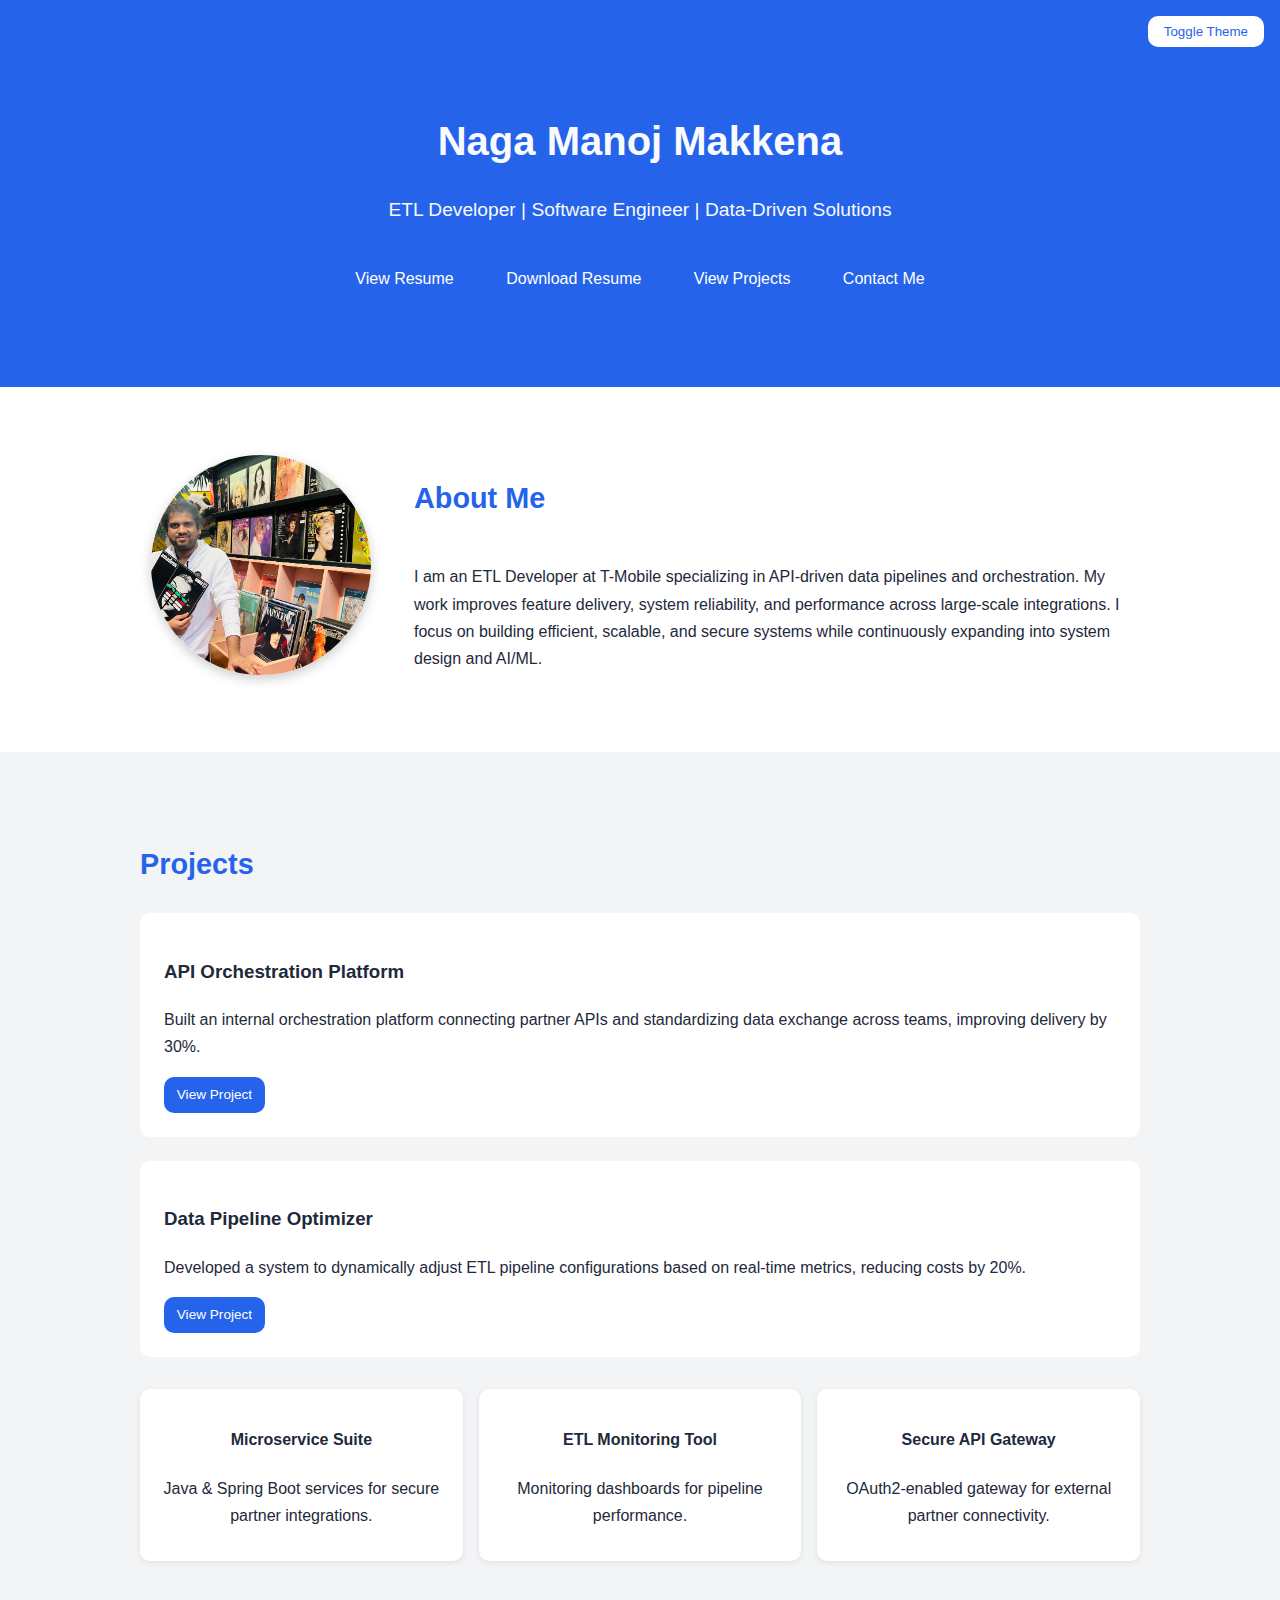
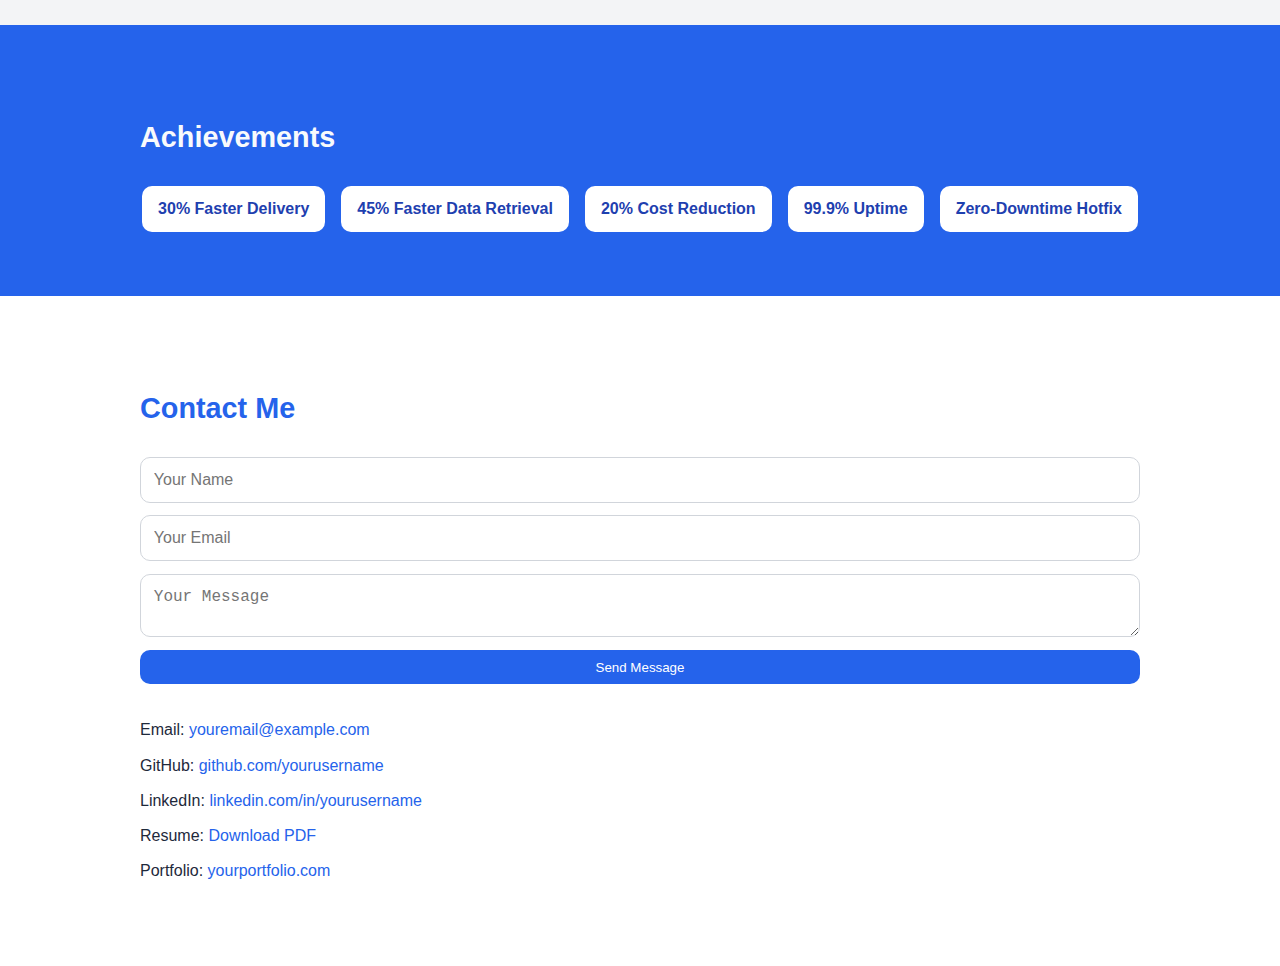
<file: index.html>
<!DOCTYPE html>
<html lang="en">

<head>
  <meta charset="UTF-8" />
  <meta name="viewport" content="width=device-width, initial-scale=1.0" />
  <title>Naga Manoj Makkena - Portfolio</title>
  <link rel="stylesheet" href="styles.css" />
</head>

<body>
  <!-- Hero Section -->
  <header class="hero">
    <div class="hero-content">
      <h1>Naga Manoj Makkena</h1>
      <p>ETL Developer | Software Engineer | Data-Driven Solutions</p>
      <div class="cta-buttons">
        <a href="resume.pdf" class="btn" target="_blank">View Resume</a>
        <a href="resume.pdf" class="btn" download="Naga_Manoj_Makkena_Resume.pdf">Download Resume</a>
        <a href="#projects" class="btn">View Projects</a>
        <a href="#contact" class="btn">Contact Me</a>
      </div>

      <button id="theme-toggle" class="theme-toggle">Toggle Theme</button>
    </div>
  </header>

  <main>
    <!-- About -->
    <section id="about" class="section light">
      <div class="container about-flex">
        <div class="about-img">
          <img src="manoj.jpg" alt="Naga Manoj Makkena">
        </div>
        <div class="about-text">
          <h2>About Me</h2>
          <p>
            I am an ETL Developer at T-Mobile specializing in API-driven data pipelines
            and orchestration. My work improves feature delivery, system reliability,
            and performance across large-scale integrations. I focus on building
            efficient, scalable, and secure systems while continuously expanding into
            system design and AI/ML.
          </p>
        </div>
      </div>
    </section>


    <!-- Projects -->
    <section id="projects" class="section gray">
      <div class="container">
        <h2>Projects</h2>

        <!-- Spotlight Projects -->
        <div class="project-spotlight">
          <div class="spotlight">
            <div class="spotlight-text">
              <h3>API Orchestration Platform</h3>
              <p>Built an internal orchestration platform connecting partner APIs
                and standardizing data exchange across teams, improving delivery
                by 30%.</p>
              <a href="#" class="btn small">View Project</a>
            </div>
          </div>
          <div class="spotlight">
            <div class="spotlight-text">
              <h3>Data Pipeline Optimizer</h3>
              <p>Developed a system to dynamically adjust ETL pipeline
                configurations based on real-time metrics, reducing costs by 20%.</p>
              <a href="#" class="btn small">View Project</a>
            </div>
          </div>
        </div>

        <!-- Grid Projects -->
        <div class="project-grid">
          <div class="card">
            <h4>Microservice Suite</h4>
            <p>Java & Spring Boot services for secure partner integrations.</p>
          </div>
          <div class="card">
            <h4>ETL Monitoring Tool</h4>
            <p>Monitoring dashboards for pipeline performance.</p>
          </div>
          <div class="card">
            <h4>Secure API Gateway</h4>
            <p>OAuth2-enabled gateway for external partner connectivity.</p>
          </div>
        </div>
      </div>
    </section>

    <!-- Achievements -->
    <section id="achievements" class="section blue">
      <div class="container">
        <h2>Achievements</h2>
        <div class="badge-grid">
          <span class="badge">30% Faster Delivery</span>
          <span class="badge">45% Faster Data Retrieval</span>
          <span class="badge">20% Cost Reduction</span>
          <span class="badge">99.9% Uptime</span>
          <span class="badge">Zero-Downtime Hotfix</span>
        </div>
      </div>
    </section>

    <!-- Contact -->
    <section id="contact" class="section light">
      <div class="container">
        <h2>Contact Me</h2>

        <!-- Contact Form -->
        <form class="contact-form">
          <input type="text" placeholder="Your Name" required />
          <input type="email" placeholder="Your Email" required />
          <textarea placeholder="Your Message" required></textarea>
          <button type="submit" class="btn">Send Message</button>
        </form>

        <!-- Contact Links -->
        <ul class="contact-links">
          <li>Email: <a href="mailto:youremail@example.com">youremail@example.com</a></li>
          <li>GitHub: <a href="https://github.com/yourusername" target="_blank">github.com/yourusername</a></li>
          <li>LinkedIn: <a href="https://linkedin.com/in/yourusername" target="_blank">linkedin.com/in/yourusername</a>
          </li>
          <li>Resume: <a href="resume.pdf" target="_blank">Download PDF</a></li>
          <li>Portfolio: <a href="https://yourportfolio.com" target="_blank">yourportfolio.com</a></li>
        </ul>
      </div>
    </section>
  </main>

  <script src="script.js"></script>
</body>

</html>
</file>
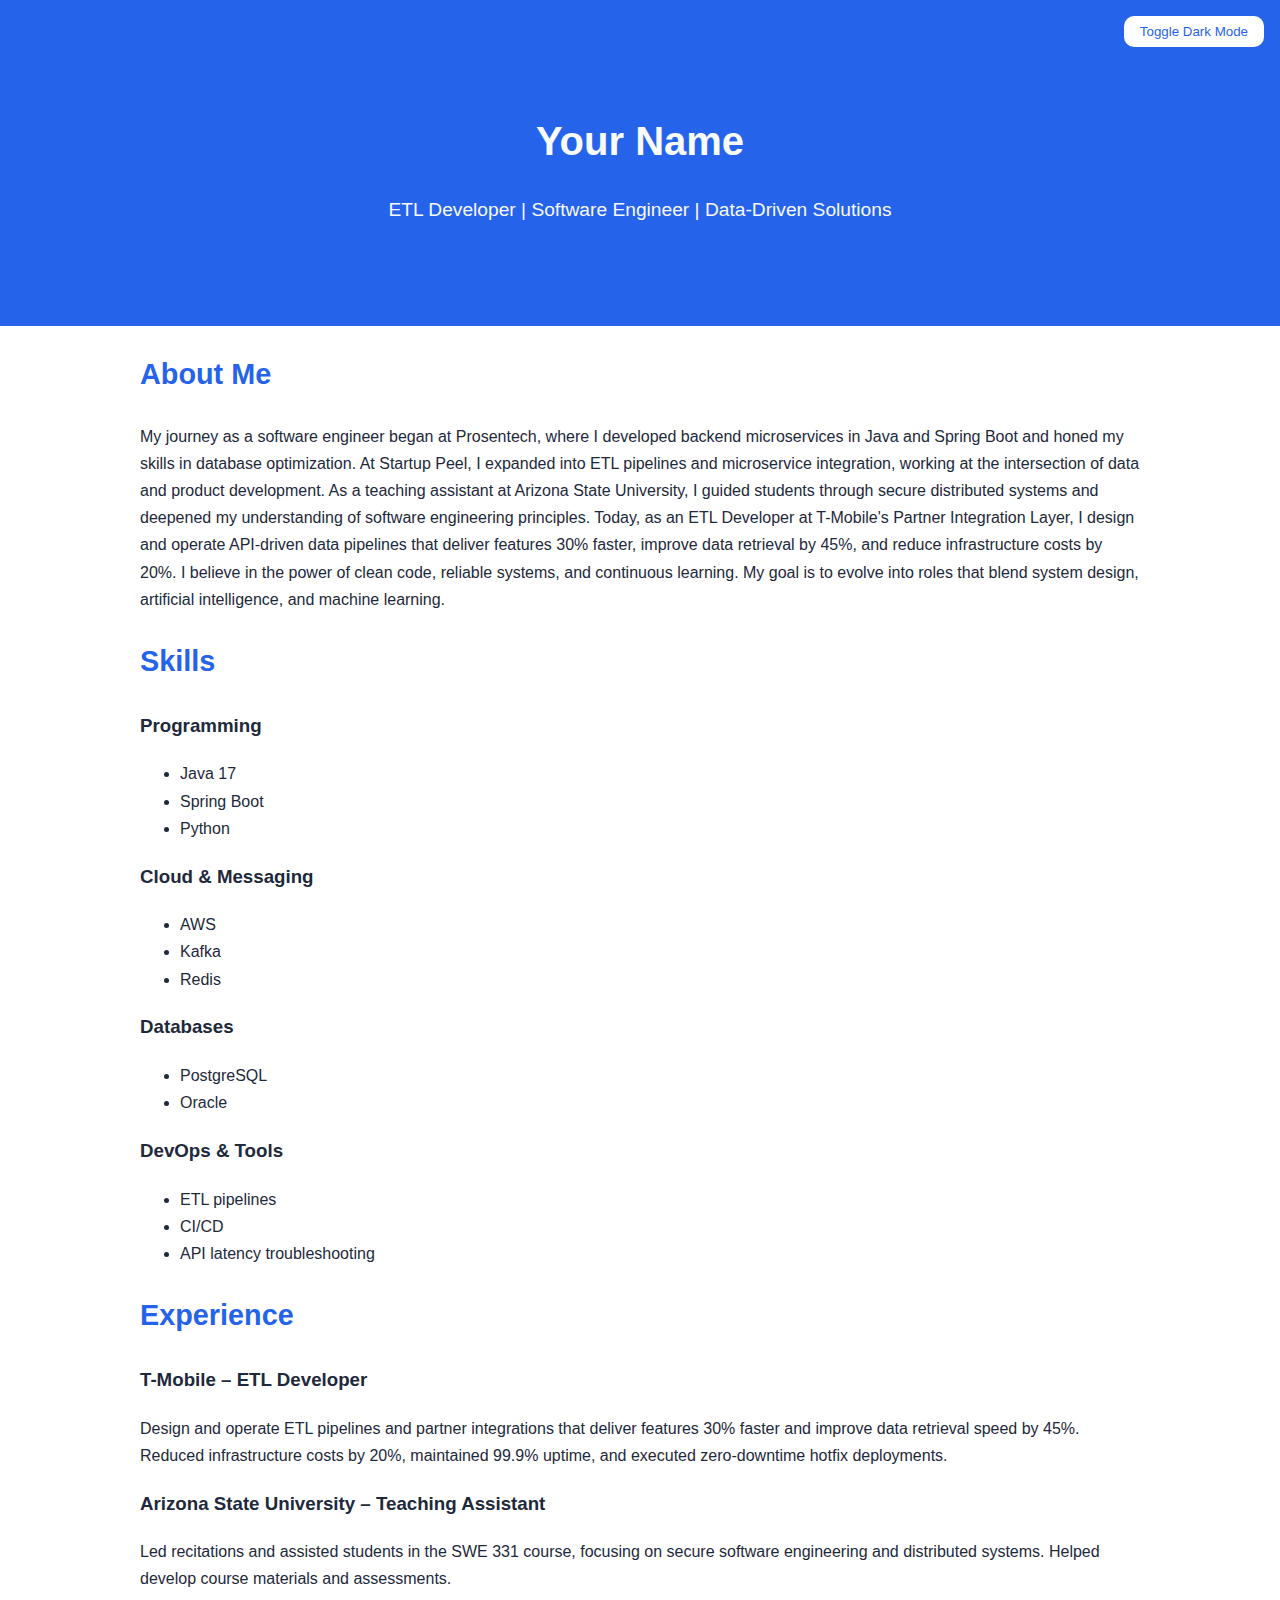
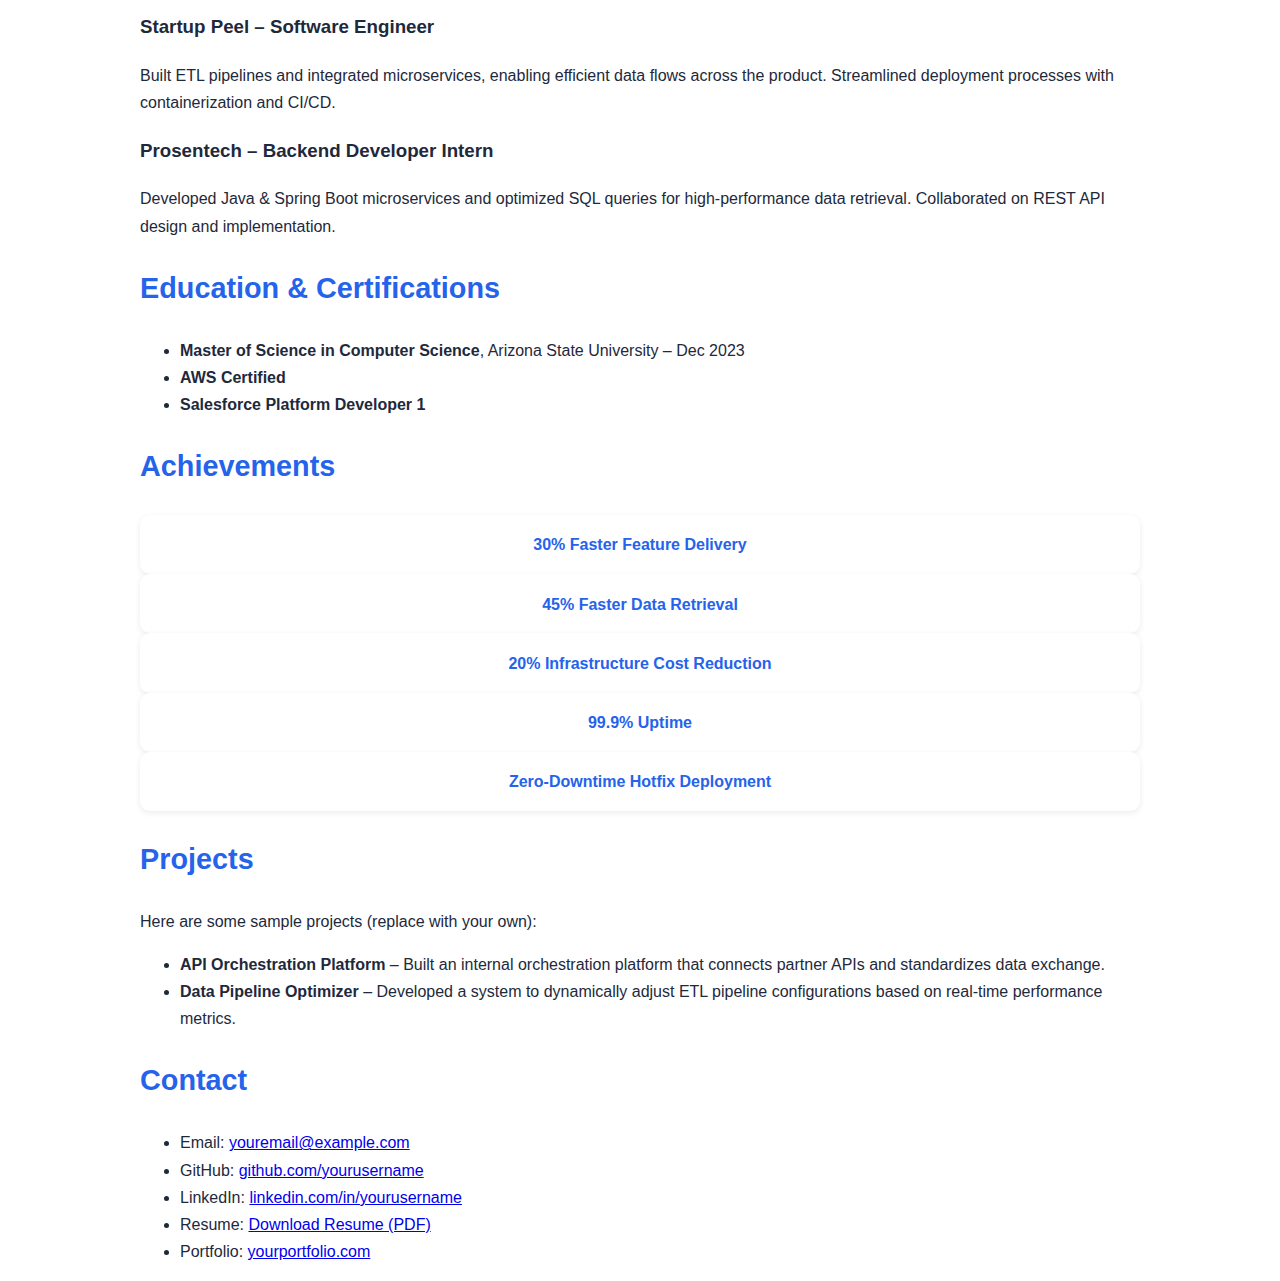
<file: personal.html>
<!DOCTYPE html>
<html lang="en">
<head>
<meta charset="UTF-8">
<meta name="viewport" content="width=device-width, initial-scale=1.0">
<title>Your Name – Personal Site</title>
<link rel="stylesheet" href="styles.css">
</head>
<body>
<header class="hero">
  <div class="hero-content">
    <h1>Your Name</h1>
    <p>ETL Developer | Software Engineer | Data-Driven Solutions</p>
    <button id="theme-toggle" class="theme-toggle">Toggle Dark Mode</button>
  </div>
</header>
<main class="container">
<section id="about">
<h2>About Me</h2>
<p>My journey as a software engineer began at Prosentech, where I developed backend microservices in Java and Spring Boot and honed my skills in database optimization. At Startup Peel, I expanded into ETL pipelines and microservice integration, working at the intersection of data and product development. As a teaching assistant at Arizona State University, I guided students through secure distributed systems and deepened my understanding of software engineering principles. Today, as an ETL Developer at T-Mobile's Partner Integration Layer, I design and operate API‑driven data pipelines that deliver features 30% faster, improve data retrieval by 45%, and reduce infrastructure costs by 20%. I believe in the power of clean code, reliable systems, and continuous learning. My goal is to evolve into roles that blend system design, artificial intelligence, and machine learning.</p>
</section>
<section id="skills-expanded">
<h2>Skills</h2>
<div class="skill-groups">
<div class="skill-group">
<h3>Programming</h3>
<ul>
<li>Java 17</li>
<li>Spring Boot</li>
<li>Python</li>
</ul>
</div>
<div class="skill-group">
<h3>Cloud &amp; Messaging</h3>
<ul>
<li>AWS</li>
<li>Kafka</li>
<li>Redis</li>
</ul>
</div>
<div class="skill-group">
<h3>Databases</h3>
<ul>
<li>PostgreSQL</li>
<li>Oracle</li>
</ul>
</div>
<div class="skill-group">
<h3>DevOps &amp; Tools</h3>
<ul>
<li>ETL pipelines</li>
<li>CI/CD</li>
<li>API latency troubleshooting</li>
</ul>
</div>
</div>
</section>
<section id="experience-timeline">
<h2>Experience</h2>
<div class="timeline">
<div class="timeline-item">
<h3>T-Mobile – ETL Developer</h3>
<p>Design and operate ETL pipelines and partner integrations that deliver features 30% faster and improve data retrieval speed by 45%. Reduced infrastructure costs by 20%, maintained 99.9% uptime, and executed zero‑downtime hotfix deployments.</p>
</div>
<div class="timeline-item">
<h3>Arizona State University – Teaching Assistant</h3>
<p>Led recitations and assisted students in the SWE 331 course, focusing on secure software engineering and distributed systems. Helped develop course materials and assessments.</p>
</div>
<div class="timeline-item">
<h3>Startup Peel – Software Engineer</h3>
<p>Built ETL pipelines and integrated microservices, enabling efficient data flows across the product. Streamlined deployment processes with containerization and CI/CD.</p>
</div>
<div class="timeline-item">
<h3>Prosentech – Backend Developer Intern</h3>
<p>Developed Java &amp; Spring Boot microservices and optimized SQL queries for high‑performance data retrieval. Collaborated on REST API design and implementation.</p>
</div>
</div>
</section>
<section id="education-expanded">
<h2>Education &amp; Certifications</h2>
<ul>
<li><strong>Master of Science in Computer Science</strong>, Arizona State University – Dec 2023</li>
<li><strong>AWS Certified</strong></li>
<li><strong>Salesforce Platform Developer 1</strong></li>
</ul>
</section>
<section id="achievements">
<h2>Achievements</h2>
<div class="cards">
<div class="card"><span class="badge">30% Faster Feature Delivery</span></div>
<div class="card"><span class="badge">45% Faster Data Retrieval</span></div>
<div class="card"><span class="badge">20% Infrastructure Cost Reduction</span></div>
<div class="card"><span class="badge">99.9% Uptime</span></div>
<div class="card"><span class="badge">Zero‑Downtime Hotfix Deployment</span></div>
</div>
</section>
<section id="projects">
<h2>Projects</h2>
<p>Here are some sample projects (replace with your own):</p>
<ul>
<li><strong>API Orchestration Platform</strong> – Built an internal orchestration platform that connects partner APIs and standardizes data exchange.</li>
<li><strong>Data Pipeline Optimizer</strong> – Developed a system to dynamically adjust ETL pipeline configurations based on real‑time performance metrics.</li>
</ul>
</section>
<section id="contact-expanded">
<h2>Contact</h2>
<ul>
<li>Email: <a href="mailto:youremail@example.com">youremail@example.com</a></li>
<li>GitHub: <a href="https://github.com/yourusername" target="_blank" rel="noopener">github.com/yourusername</a></li>
<li>LinkedIn: <a href="https://linkedin.com/in/yourusername" target="_blank" rel="noopener">linkedin.com/in/yourusername</a></li>
<li>Resume: <a href="resume.pdf" target="_blank" rel="noopener">Download Resume (PDF)</a></li>
<li>Portfolio: <a href="https://yourportfolio.com" target="_blank" rel="noopener">yourportfolio.com</a></li>
</ul>
</section>
</main>
<script src="script.js"></script>
</body>
</html>
</file>
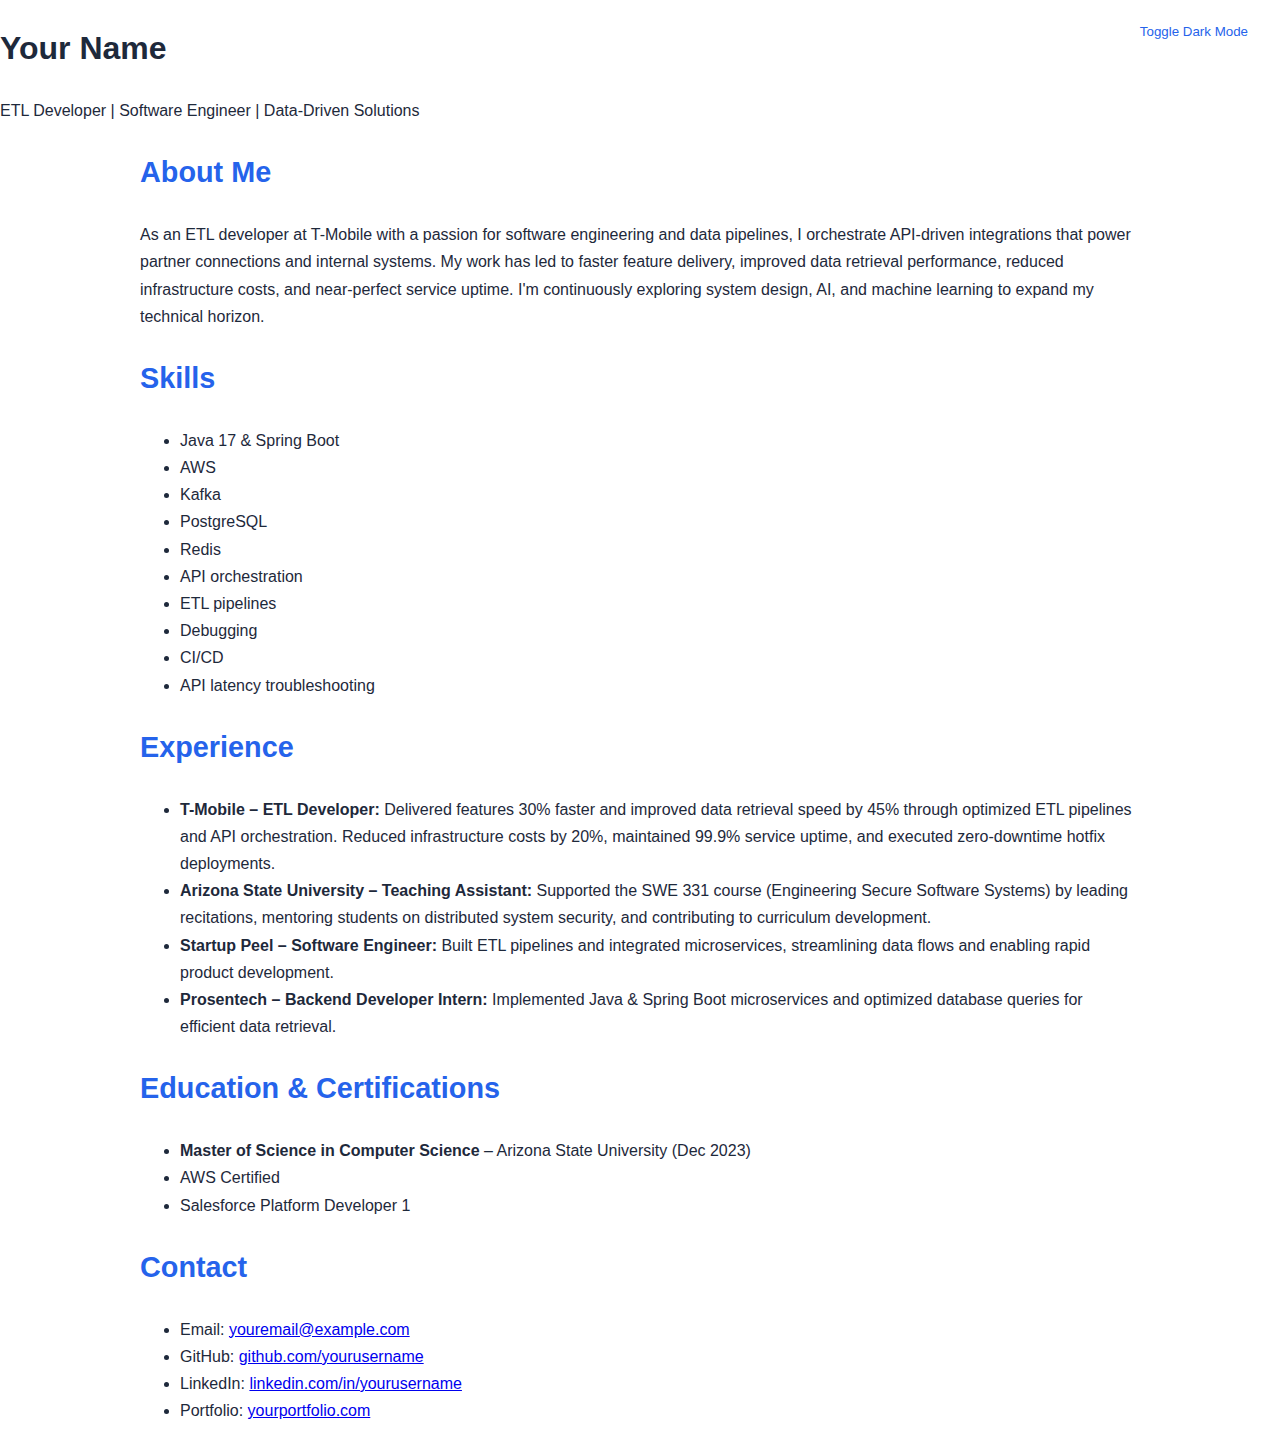
<file: resume.html>
<!DOCTYPE html>
<html lang="en">
<head>
<meta charset="UTF-8">
<meta name="viewport" content="width=device-width, initial-scale=1.0">
<title>Your Name - Professional Profile</title>
<link rel="stylesheet" href="styles.css">
</head>
<body>
<header class="page-header">
  <h1>Your Name</h1>
  <p>ETL Developer | Software Engineer | Data-Driven Solutions</p>
  <button id="theme-toggle" class="theme-toggle">Toggle Dark Mode</button>
</header>
<main class="container">
<section id="bio">
<h2>About Me</h2>
<p>As an ETL developer at T-Mobile with a passion for software engineering and data pipelines, I orchestrate API-driven integrations that power partner connections and internal systems. My work has led to faster feature delivery, improved data retrieval performance, reduced infrastructure costs, and near-perfect service uptime. I'm continuously exploring system design, AI, and machine learning to expand my technical horizon.</p>
</section>
<section id="skills">
<h2>Skills</h2>
<ul class="skills-grid">
<li>Java 17 &amp; Spring Boot</li>
<li>AWS</li>
<li>Kafka</li>
<li>PostgreSQL</li>
<li>Redis</li>
<li>API orchestration</li>
<li>ETL pipelines</li>
<li>Debugging</li>
<li>CI/CD</li>
<li>API latency troubleshooting</li>
</ul>
</section>
<section id="experience">
<h2>Experience</h2>
<ul class="experience-list">
<li><strong>T-Mobile – ETL Developer:</strong> Delivered features 30% faster and improved data retrieval speed by 45% through optimized ETL pipelines and API orchestration. Reduced infrastructure costs by 20%, maintained 99.9% service uptime, and executed zero‑downtime hotfix deployments.</li>
<li><strong>Arizona State University – Teaching Assistant:</strong> Supported the SWE 331 course (Engineering Secure Software Systems) by leading recitations, mentoring students on distributed system security, and contributing to curriculum development.</li>
<li><strong>Startup Peel – Software Engineer:</strong> Built ETL pipelines and integrated microservices, streamlining data flows and enabling rapid product development.</li>
<li><strong>Prosentech – Backend Developer Intern:</strong> Implemented Java &amp; Spring Boot microservices and optimized database queries for efficient data retrieval.</li>
</ul>
</section>
<section id="education">
<h2>Education &amp; Certifications</h2>
<ul>
<li><strong>Master of Science in Computer Science</strong> – Arizona State University (Dec 2023)</li>
<li>AWS Certified</li>
<li>Salesforce Platform Developer 1</li>
</ul>
</section>
<section id="contact">
<h2>Contact</h2>
<ul>
<li>Email: <a href="mailto:youremail@example.com">youremail@example.com</a></li>
<li>GitHub: <a href="https://github.com/yourusername" target="_blank" rel="noopener">github.com/yourusername</a></li>
<li>LinkedIn: <a href="https://linkedin.com/in/yourusername" target="_blank" rel="noopener">linkedin.com/in/yourusername</a></li>
<li>Portfolio: <a href="https://yourportfolio.com" target="_blank" rel="noopener">yourportfolio.com</a></li>
</ul>
</section>
</main>
<script src="script.js"></script>
</body>
</html>
</file>
<file: styles.css>
:root {
  --blue: #2563eb;
  --gray: #f3f4f6;
  --dark-blue: #0f172a;
  --light: #ffffff;
  --text-dark: #1e293b;
  --text-light: #f8fafc;
  --radius: 10px;
}

body {
  margin: 0;
  font-family: 'Inter', sans-serif;
  background: var(--light);
  color: var(--text-dark);
  line-height: 1.7;
}

/* Hero */
.hero {
  background: var(--blue);
  color: var(--text-light);
  padding: 5rem 1rem;
  text-align: center;
  position: relative;
}
.hero h1 {
  font-size: 2.5rem;
  margin-bottom: 0.5rem;
}
.hero p {
  font-size: 1.2rem;
}
.about-flex {
  display: flex;
  align-items: center;   /* vertically center */
  justify-content: space-between;
  gap: 2rem;
  flex-wrap: wrap;
}

.about-img {
  flex: 1; 
  min-width: 220px;
  text-align: center;
}

.about-img img {
  width: 220px;
  height: 220px;
  object-fit: cover;
  border-radius: 50%;
  box-shadow: 0 4px 12px rgba(0,0,0,0.2);
}

.about-text {
  flex: 3; 
  min-width: 280px;
  display: flex;
  flex-direction: column;
  justify-content: center; /* text vertically aligned */
}

.about-img img {
  width: 220px;            /* medium size */
  height: 220px;           /* square dimensions */
  object-fit: cover;       /* crop nicely */
  border-radius: 50%;      /* circular */
  box-shadow: 0 4px 12px rgba(0,0,0,0.2);
}

@media (max-width: 600px) {
  .about-img img {
    width: 160px;          /* smaller on mobile */
    height: 160px;
  }
}


.cta-buttons {
  margin-top: 1.5rem;
}
.cta-buttons .btn {
  margin: 0.3rem;
}

.theme-toggle {
  position: absolute;
  top: 1rem;
  right: 1rem;
  background: var(--light);
  color: var(--blue);
  border: none;
  border-radius: var(--radius);
  padding: 0.5rem 1rem;
  cursor: pointer;
}

/* Sections */
.section {
  padding: 4rem 1rem;
}
.section.light {
  background: var(--light);
}
.section.gray {
  background: var(--gray);
}
.section.blue {
  background: var(--blue);
  color: var(--text-light);
}
.section-card {
  background: #ffffff;
  border: 1px solid #e5e7eb;
  border-radius: 12px;
  padding: 2rem;
  box-shadow: 0 4px 12px rgba(0,0,0,0.05);
  margin-bottom: 2rem;
}

/* Dark/Blue section cards */
.section.blue .section-card {
  background: #1e40af;
  border: 1px solid #1d4ed8;
  color: #ffffff;
}

.container {
  max-width: 1000px;
  margin: auto;
}

/* Headings */
h2 {
  margin-bottom: 1.5rem;
  font-size: 1.8rem;
  color: var(--blue);
}
.section.blue h2 {
  color: var(--text-light);
}
.card {
  background: #ffffff;
  padding: 1.5rem;
  border-radius: 12px;
  box-shadow: 0 2px 6px rgba(0,0,0,0.08);
  transition: transform 0.25s ease, box-shadow 0.25s ease;
  cursor: pointer;
}

.card:hover {
  transform: translateY(-6px);
  box-shadow: 0 8px 16px rgba(0,0,0,0.15);
}

.spotlight.section-card {
  transition: transform 0.25s ease, box-shadow 0.25s ease;
  cursor: pointer;
}

.spotlight.section-card:hover {
  transform: translateY(-6px);
  box-shadow: 0 8px 16px rgba(0,0,0,0.15);
}
.badge {
  background: #ffffff;
  color: #2563eb;
  padding: 0.6rem 1rem;
  border-radius: 8px;
  font-weight: bold;
  transition: transform 0.3s ease, box-shadow 0.3s ease;
  cursor: default;
}

.section.blue .badge {
  background: #ffffff;
  color: #1e40af;
}

.badge:hover {
  transform: scale(1.1);
  box-shadow: 0 6px 14px rgba(0,0,0,0.2);
}

/* Buttons */
.btn {
  display: inline-block;
  padding: 0.6rem 1.2rem;
  background: var(--blue);
  color: var(--light);
  text-decoration: none;
  border-radius: var(--radius);
  transition: background 0.2s;
}
.btn:hover {
  background: #1d4ed8;
}
.btn.small {
  font-size: 0.85rem;
  padding: 0.4rem 0.8rem;
}

/* Projects */
.project-spotlight {
  margin-bottom: 2rem;
}
.spotlight {
  background: var(--light);
  padding: 1.5rem;
  border-radius: var(--radius);
  margin-bottom: 1.5rem;
}
.project-grid {
  display: grid;
  grid-template-columns: repeat(auto-fit, minmax(220px, 1fr));
  gap: 1rem;
}
.card {
  background: var(--light);
  padding: 1rem;
  border-radius: var(--radius);
  text-align: center;
  box-shadow: 0 2px 6px rgba(0,0,0,0.08);
}

/* Achievements */
.badge-grid {
  display: flex;
  flex-wrap: wrap;
  gap: 1rem;
  justify-content: center;
}
.badge {
  background: var(--light);
  color: var(--blue);
  padding: 0.6rem 1rem;
  border-radius: var(--radius);
  font-weight: bold;
}

/* Contact */
.contact-form {
  display: flex;
  flex-direction: column;
  gap: 0.8rem;
  margin-bottom: 2rem;
}
.contact-form input,
.contact-form textarea {
  padding: 0.8rem;
  border-radius: var(--radius);
  border: 1px solid #d1d5db;
  font-size: 1rem;
}
.contact-form button {
  border: none;
  cursor: pointer;
}
.contact-links {
  list-style: none;
  padding: 0;
}
.contact-links li {
  margin-bottom: 0.5rem;
}
.contact-links a {
  color: var(--blue);
  text-decoration: none;
}
.contact-links a:hover {
  text-decoration: underline;
}

/* Dark Mode */
body.dark {
  background: var(--dark-blue);
  color: var(--text-light);
}
body.dark .section.light,
body.dark .card,
body.dark .spotlight {
  background: #1e293b;
  color: var(--text-light);
}
body.dark .btn {
  background: var(--blue);
  color: var(--light);
}
</file>
